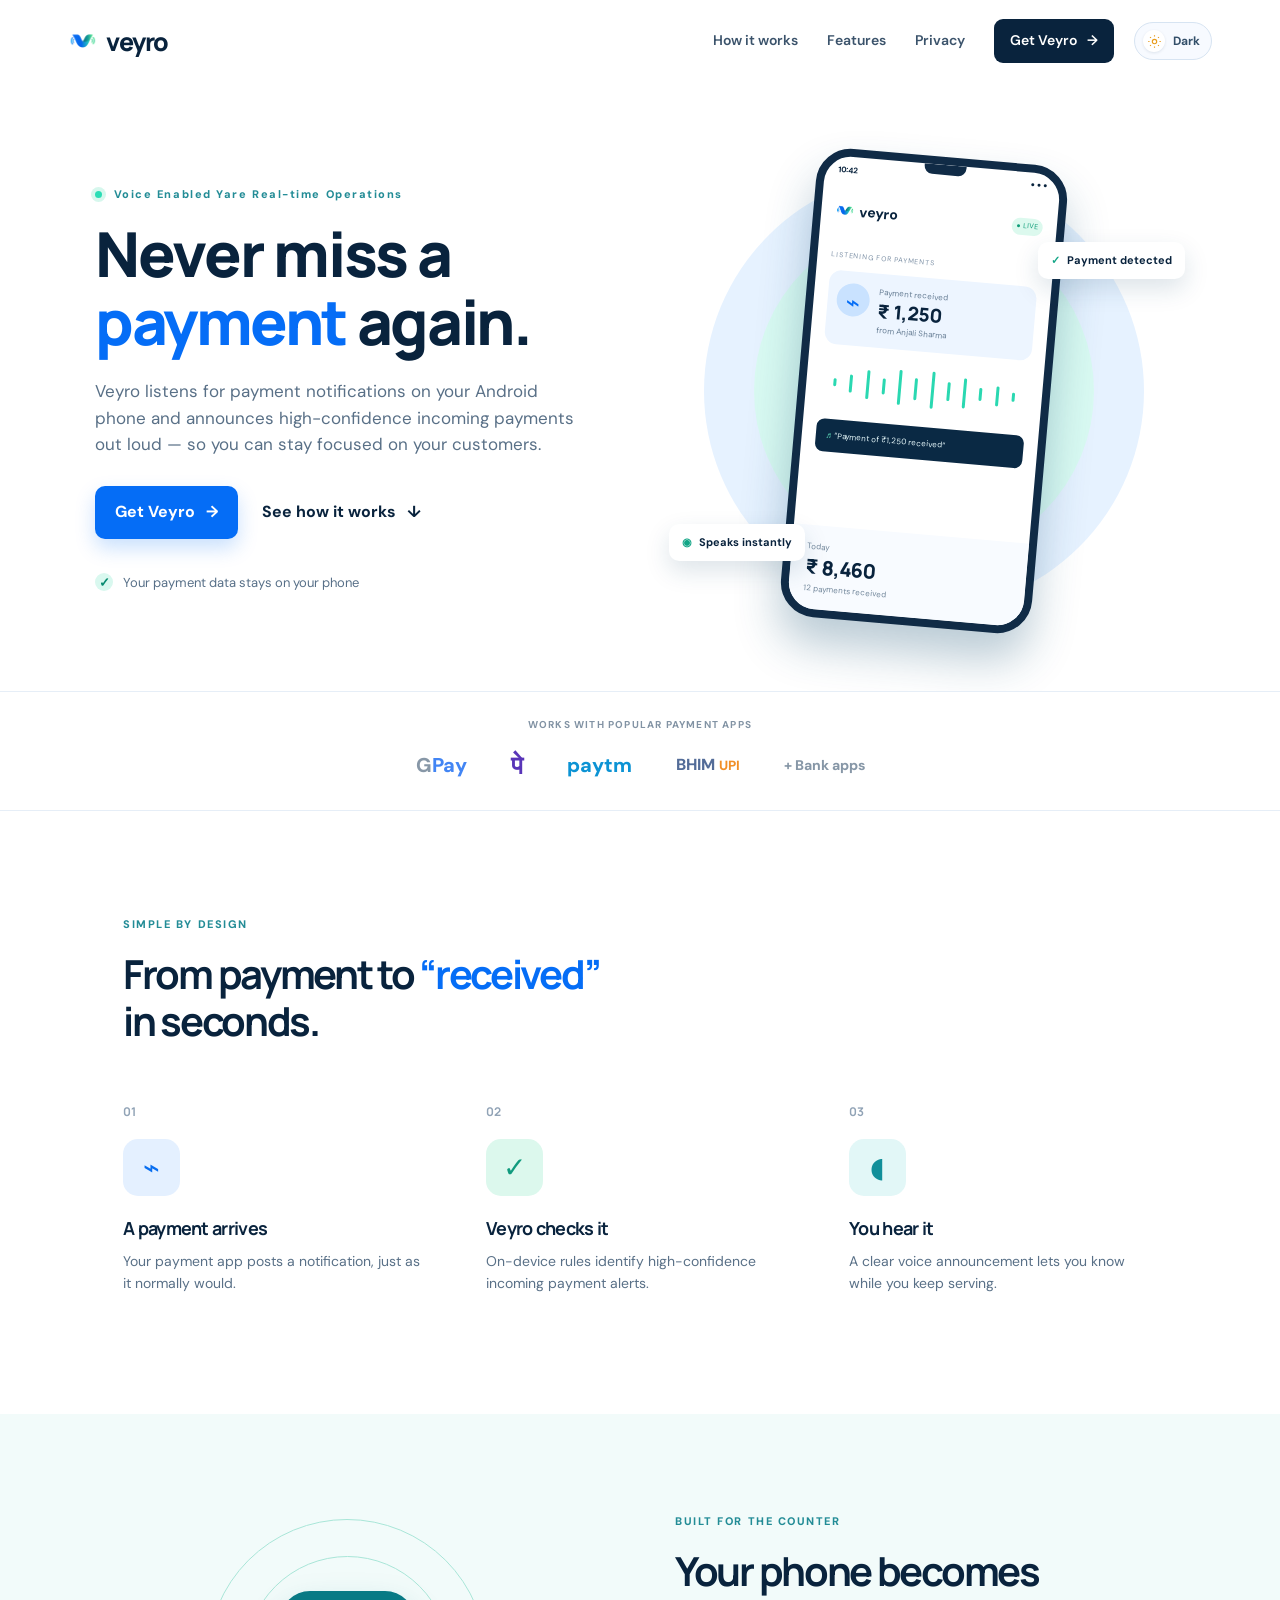
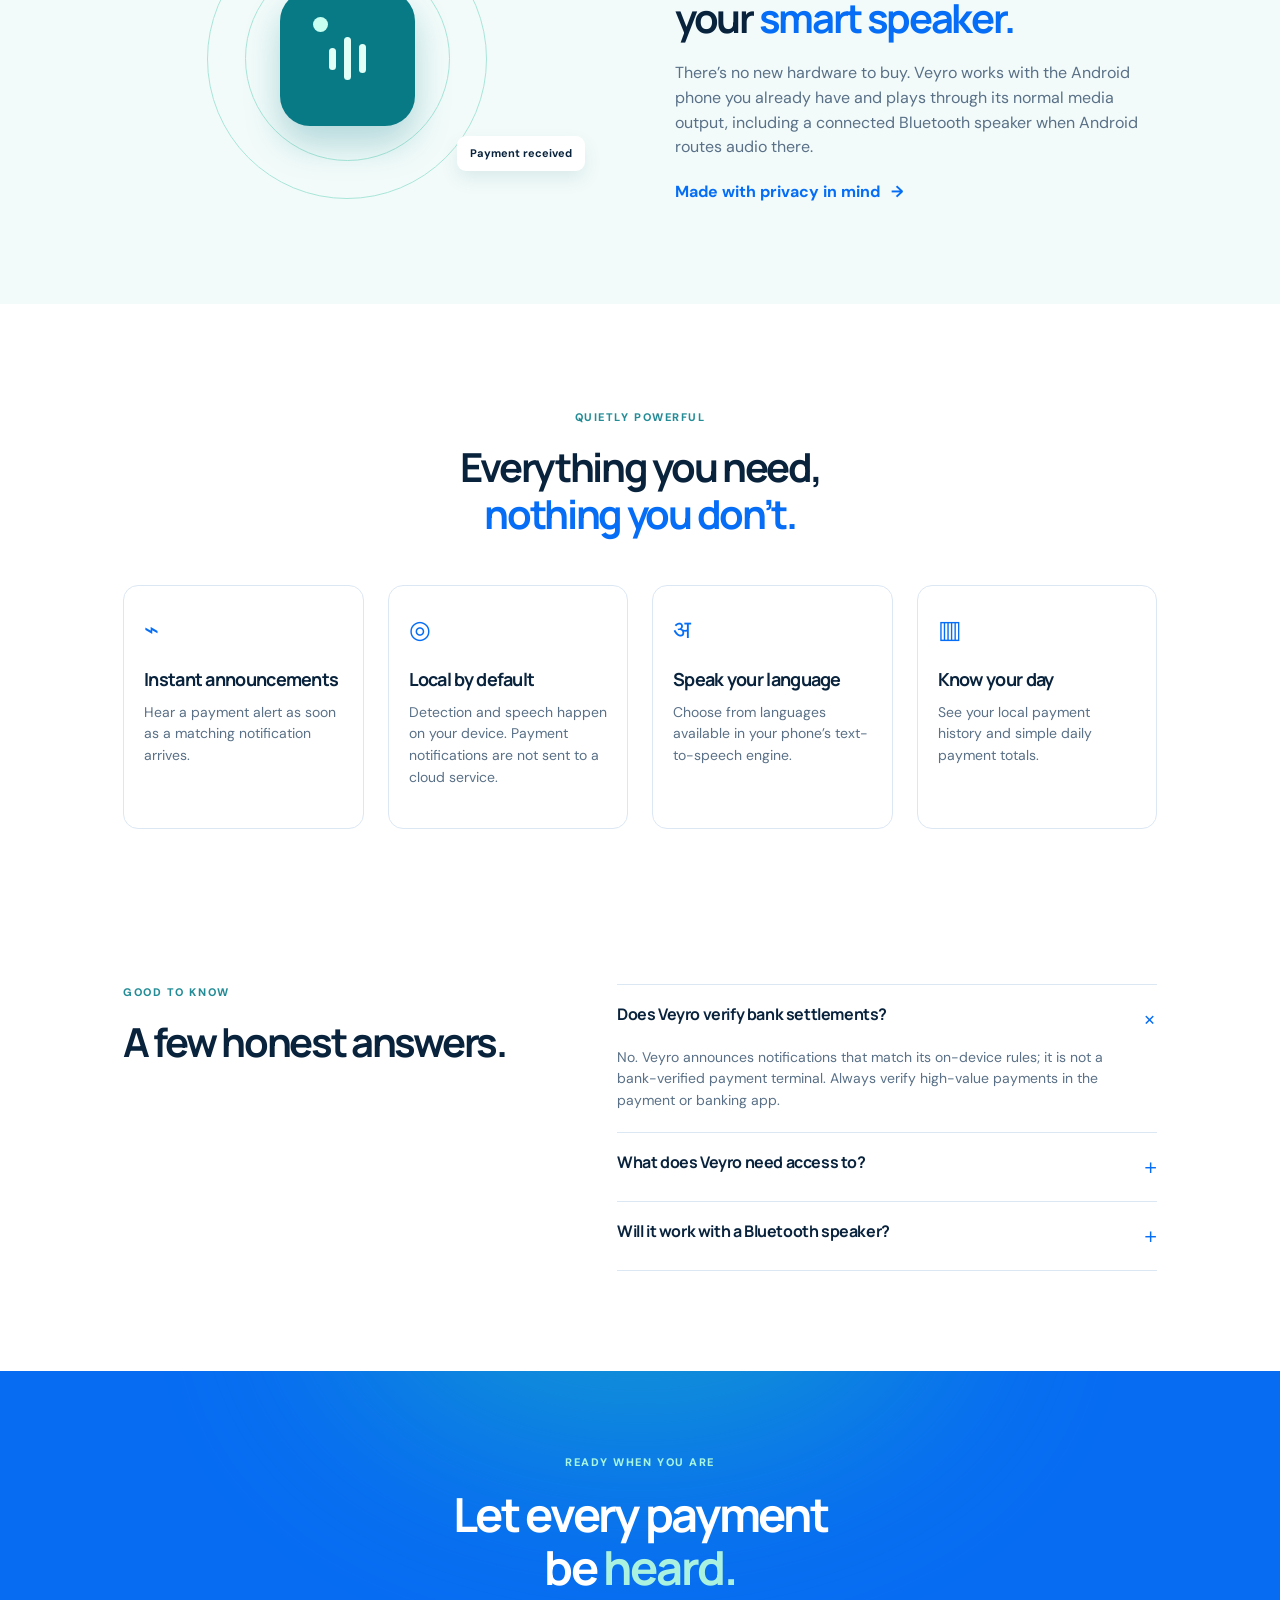
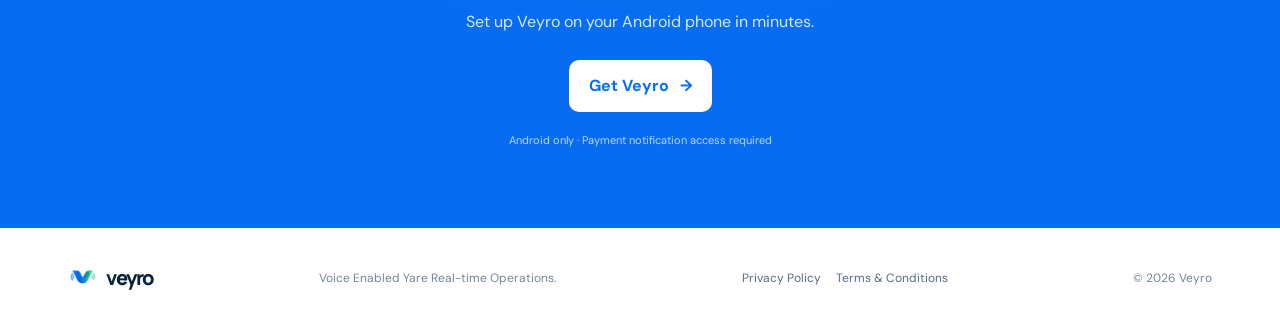
<file: index.html>
<!doctype html>
<html lang="en">
  <head>
    <meta charset="UTF-8" />
    <meta name="viewport" content="width=device-width, initial-scale=1.0" />
    <meta name="theme-color" content="#f7faff" />
    <meta name="description" content="Veyro — Voice Enabled Yare Real-time Operations — turns payment notifications on your Android phone into clear, local voice alerts for your business." />
    <title>Veyro — Voice Enabled Yare Real-time Operations</title>
    <link rel="icon" type="image/png" sizes="64x64" href="favicon.png" />
    <link rel="apple-touch-icon" href="logo.png" />
    <link rel="preconnect" href="https://fonts.googleapis.com" />
    <link rel="preconnect" href="https://fonts.gstatic.com" crossorigin />
    <link href="https://fonts.googleapis.com/css2?family=DM+Sans:wght@400;500;600;700&family=Manrope:wght@600;700;800&display=swap" rel="stylesheet" />
    <link rel="stylesheet" href="styles.css" />
    <link rel="stylesheet" href="theme.css" />
    <style>.brand-logo{width:29px;height:29px;object-fit:contain}.phone-logo{width:19px;height:19px;object-fit:contain}.footer-links{display:inline-flex;gap:15px}.footer-link{color:#526c85;font-size:12px;text-decoration:none}.footer-link:hover{color:#056df6}html[data-theme=dark] .footer-link{color:#a9bfd4}</style>
  </head>
  <body>
    <header class="site-header">
      <a class="brand" href="#top" aria-label="Veyro home">
        <img class="brand-logo" src="logo.png" alt="" />
        <span>veyro</span>
      </a>
      <button class="theme-toggle" type="button" aria-label="Switch to dark theme" aria-pressed="false">
        <span class="theme-icon" aria-hidden="true"><svg class="sun-icon" viewBox="0 0 24 24" fill="none" stroke="currentColor" stroke-width="1.8"><circle cx="12" cy="12" r="3.5"/><path d="M12 2v2M12 20v2M4.93 4.93l1.41 1.41M17.66 17.66l1.41 1.41M2 12h2M20 12h2M4.93 19.07l1.41-1.41M17.66 6.34l1.41-1.41"/></svg><svg class="moon-icon" viewBox="0 0 24 24" fill="none" stroke="currentColor" stroke-width="1.8"><path d="M20.2 15.1A8.5 8.5 0 0 1 8.9 3.8 8.5 8.5 0 1 0 20.2 15.1Z"/></svg></span>
        <span class="theme-label">Dark</span>
      </button>
      <button class="menu-button" aria-label="Open navigation" aria-expanded="false">☰</button>
      <nav class="nav-links" aria-label="Main navigation">
        <a href="#how-it-works">How it works</a>
        <a href="#features">Features</a>
        <a href="privacy.html">Privacy</a>
        <a class="nav-cta" href="#get-started">Get Veyro <span>→</span></a>
      </nav>
    </header>

    <main id="top">
      <section class="hero">
        <div class="hero-copy">
          <p class="eyebrow"><span class="pulse"></span> Voice Enabled Yare Real-time Operations</p>
          <h1>Never miss a<br /><em>payment</em> again.</h1>
          <p class="hero-text">Veyro listens for payment notifications on your Android phone and announces high-confidence incoming payments out loud — so you can stay focused on your customers.</p>
          <div class="hero-actions">
            <a class="button primary" href="#get-started">Get Veyro <span>→</span></a>
            <a class="button text-button" href="#how-it-works">See how it works <span>↓</span></a>
          </div>
          <div class="trust-line"><span class="check">✓</span> Your payment data stays on your phone</div>
        </div>
        <div class="hero-visual" aria-label="Veyro payment announcement preview">
          <div class="halo halo-one"></div><div class="halo halo-two"></div>
          <div class="phone">
            <div class="phone-top"><span class="time">10:42</span><span class="camera"></span><span class="signal">● ● ●</span></div>
            <div class="phone-body">
              <div class="app-title"><img class="phone-logo" src="logo.png" alt="" /><b>veyro</b><span class="live">● LIVE</span></div>
              <p class="list-label">LISTENING FOR PAYMENTS</p>
              <div class="sound-card"><div class="sound-ring">⌁</div><div><small>Payment received</small><strong>₹ 1,250</strong><span>from Anjali Sharma</span></div></div>
              <div class="wave" aria-hidden="true"><i></i><i></i><i></i><i></i><i></i><i></i><i></i><i></i><i></i><i></i><i></i><i></i></div>
              <div class="spoken"><span>♬</span> “Payment of ₹1,250 received”</div>
              <div class="today"><span>Today</span><b>₹ 8,460</b><small>12 payments received</small></div>
            </div>
          </div>
          <div class="float-chip chip-one"><span>✓</span> Payment detected</div>
          <div class="float-chip chip-two"><span>◉</span> Speaks instantly</div>
        </div>
      </section>

      <section class="logo-strip" aria-label="Supported payment sources">
        <p>Works with popular payment apps</p>
        <div><span>G<span class="google">Pay</span></span><span class="phonepe">पे</span><span class="paytm">paytm</span><span class="bhim">BHIM <small>UPI</small></span><span class="banks">+ Bank apps</span></div>
      </section>

      <section class="section how" id="how-it-works">
        <div class="section-heading"><p class="eyebrow">SIMPLE BY DESIGN</p><h2>From payment to <span>“received”</span><br />in seconds.</h2></div>
        <div class="steps">
          <article><span class="step-number">01</span><div class="step-icon notification">⌁</div><h3>A payment arrives</h3><p>Your payment app posts a notification, just as it normally would.</p></article>
          <article><span class="step-number">02</span><div class="step-icon shield">✓</div><h3>Veyro checks it</h3><p>On-device rules identify high-confidence incoming payment alerts.</p></article>
          <article><span class="step-number">03</span><div class="step-icon speaker">◖</div><h3>You hear it</h3><p>A clear voice announcement lets you know while you keep serving.</p></article>
        </div>
      </section>

      <section class="feature-band" id="features">
        <div class="feature-illustration"><div class="orbit o1"></div><div class="orbit o2"></div><div class="speaker-box"><div class="speaker-dot"></div><div class="speaker-wave"><i></i><i></i><i></i></div></div><div class="sound-label">Payment received</div></div>
        <div class="feature-copy"><p class="eyebrow">BUILT FOR THE COUNTER</p><h2>Your phone becomes<br />your <span>smart speaker.</span></h2><p>There’s no new hardware to buy. Veyro works with the Android phone you already have and plays through its normal media output, including a connected Bluetooth speaker when Android routes audio there.</p><a href="privacy.html" class="inline-link">Made with privacy in mind <span>→</span></a></div>
      </section>

      <section class="section benefits" id="privacy">
        <div class="section-heading centered"><p class="eyebrow">QUIETLY POWERFUL</p><h2>Everything you need,<br /><span>nothing you don’t.</span></h2></div>
        <div class="benefit-grid">
          <article><div class="benefit-icon">⌁</div><h3>Instant announcements</h3><p>Hear a payment alert as soon as a matching notification arrives.</p></article>
          <article><div class="benefit-icon">◎</div><h3>Local by default</h3><p>Detection and speech happen on your device. Payment notifications are not sent to a cloud service.</p></article>
          <article><div class="benefit-icon">अ</div><h3>Speak your language</h3><p>Choose from languages available in your phone’s text-to-speech engine.</p></article>
          <article><div class="benefit-icon">▥</div><h3>Know your day</h3><p>See your local payment history and simple daily payment totals.</p></article>
        </div>
      </section>

      <section class="faq section">
        <div><p class="eyebrow">GOOD TO KNOW</p><h2>A few honest answers.</h2></div>
        <div class="faq-list">
          <details open><summary>Does Veyro verify bank settlements?<span>+</span></summary><p>No. Veyro announces notifications that match its on-device rules; it is not a bank-verified payment terminal. Always verify high-value payments in the payment or banking app.</p></details>
          <details><summary>What does Veyro need access to?<span>+</span></summary><p>It needs Android Notification Access to read payment notifications you choose to share. You can turn this access off at any time in Android settings.</p></details>
          <details><summary>Will it work with a Bluetooth speaker?<span>+</span></summary><p>Veyro uses normal Android media playback. If Android routes media to your connected Bluetooth speaker, announcements play there too.</p></details>
        </div>
      </section>

      <section class="cta" id="get-started">
        <div class="cta-glow"></div><p class="eyebrow">READY WHEN YOU ARE</p><h2>Let every payment<br />be <em>heard.</em></h2><p>Set up Veyro on your Android phone in minutes.</p><a class="button light" href="mailto:hello@veyro.app?subject=I%20want%20Veyro">Get Veyro <span>→</span></a><small>Android only · Payment notification access required</small>
      </section>
    </main>

    <footer><a class="brand" href="#top"><img class="brand-logo" src="logo.png" alt="" /><span>veyro</span></a><p>Voice Enabled Yare Real-time Operations.</p><span class="footer-links"><a class="footer-link" href="privacy.html">Privacy Policy</a><a class="footer-link" href="terms.html">Terms &amp; Conditions</a></span><span>© <span id="year"></span> Veyro</span></footer>
    <script src="script.js"></script>
  </body>
</html>
</file>
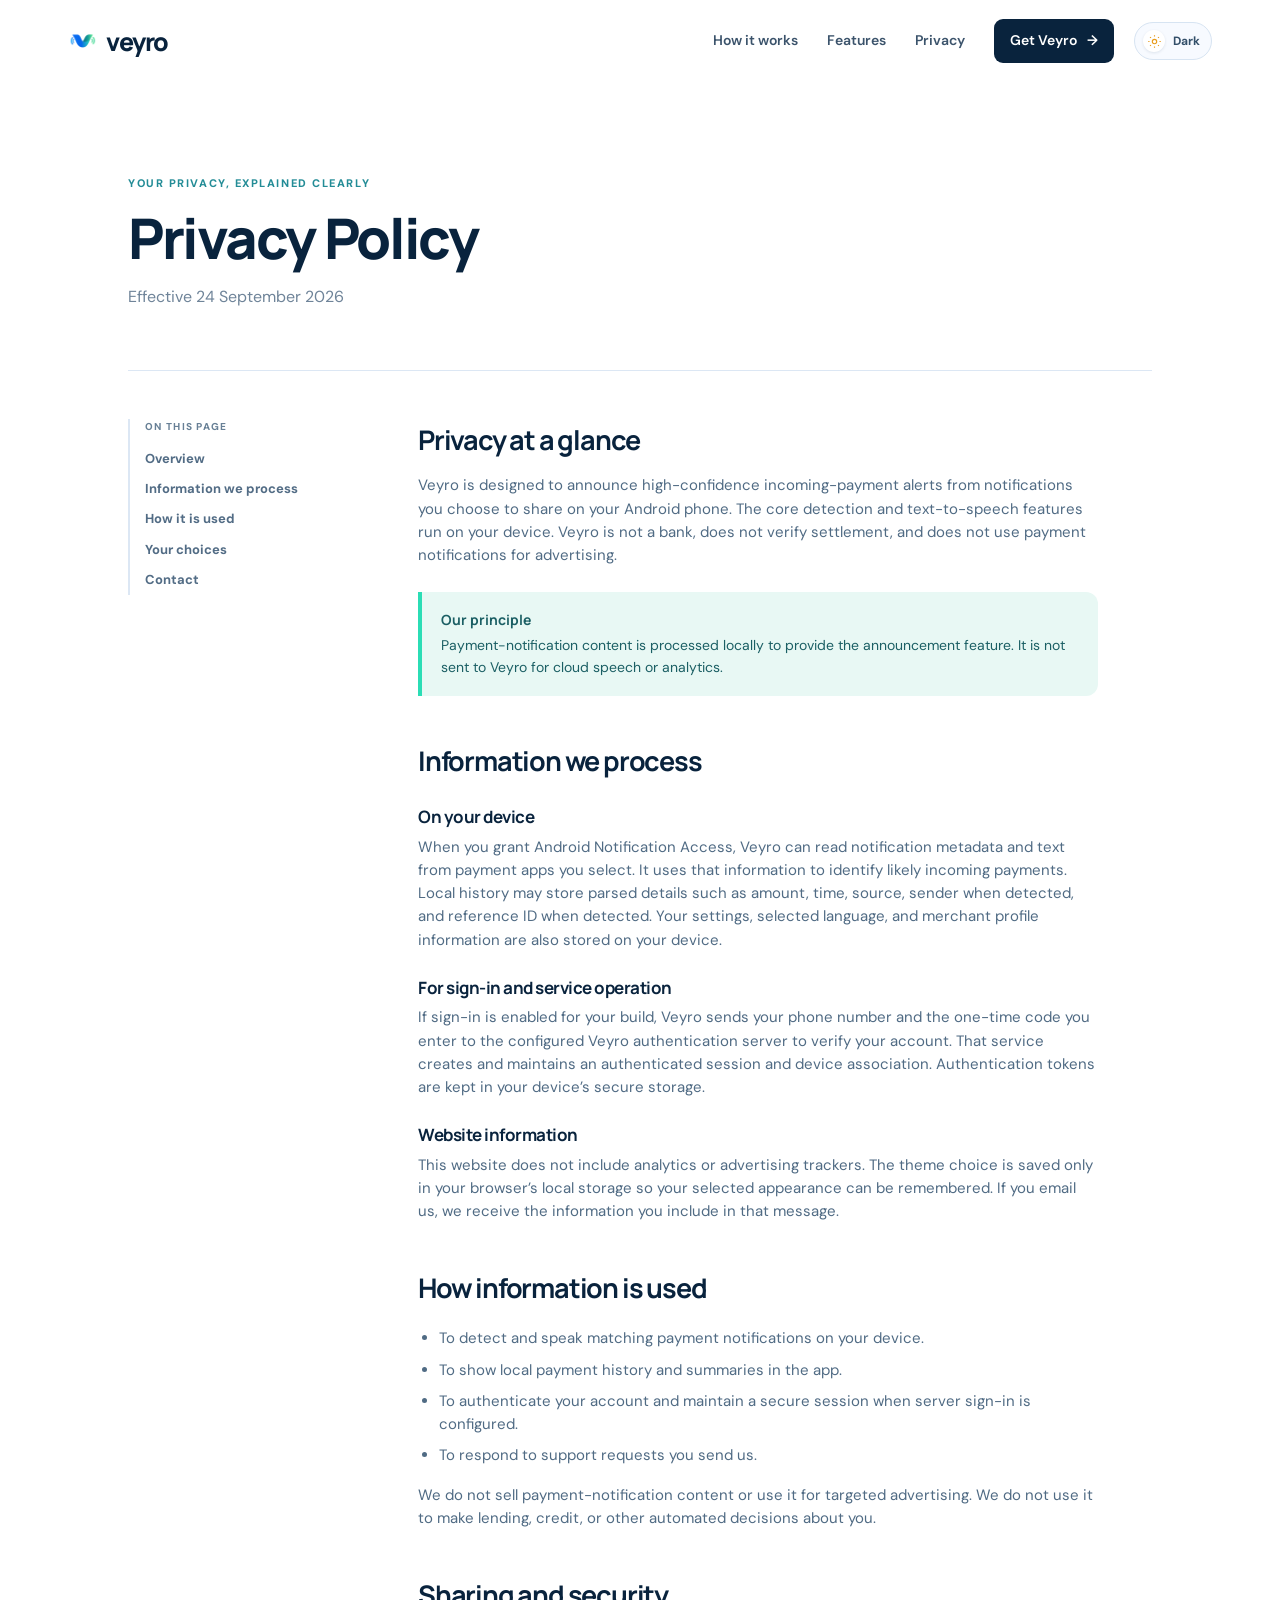
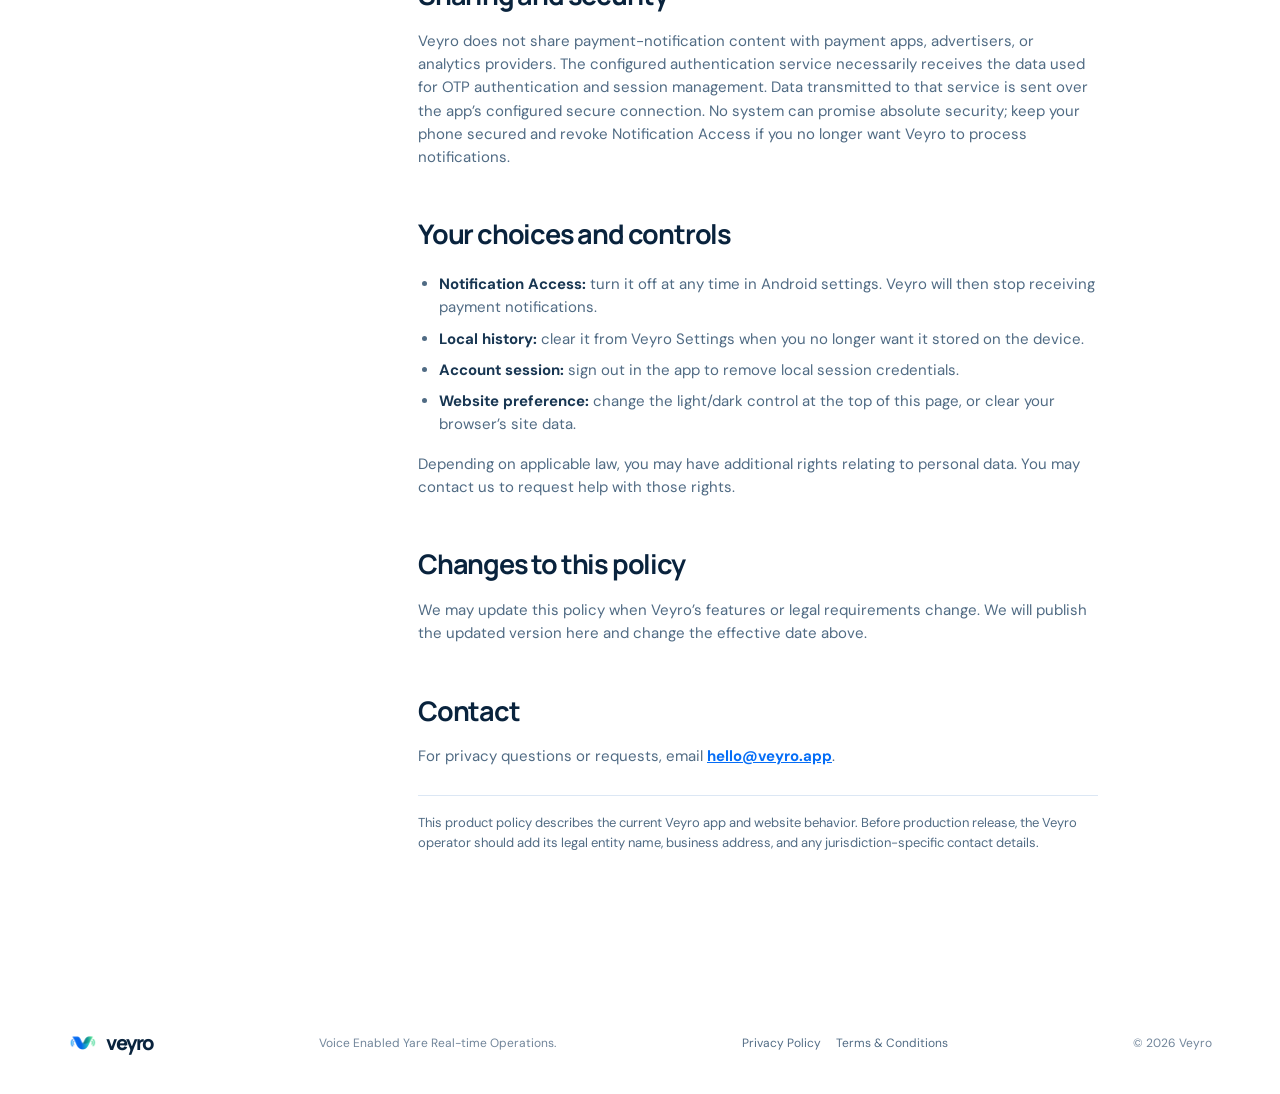
<file: privacy.html>
<!doctype html>
<html lang="en">
  <head>
    <meta charset="UTF-8" />
    <meta name="viewport" content="width=device-width, initial-scale=1.0" />
    <meta name="theme-color" content="#f7faff" />
    <meta name="description" content="Veyro privacy policy." />
    <title>Privacy Policy — Veyro</title>
    <link rel="icon" type="image/png" sizes="64x64" href="favicon.png" />
    <link rel="apple-touch-icon" href="logo.png" />
    <link rel="preconnect" href="https://fonts.googleapis.com" />
    <link rel="preconnect" href="https://fonts.gstatic.com" crossorigin />
    <link href="https://fonts.googleapis.com/css2?family=DM+Sans:wght@400;500;600;700&family=Manrope:wght@600;700;800&display=swap" rel="stylesheet" />
    <link rel="stylesheet" href="styles.css" />
    <link rel="stylesheet" href="theme.css" />
    <link rel="stylesheet" href="privacy.css" />
    <style>.brand-logo{width:29px;height:29px;object-fit:contain}.footer-links{display:inline-flex;gap:15px}</style>
  </head>
  <body>
    <header class="site-header">
      <a class="brand" href="index.html" aria-label="Veyro home"><img class="brand-logo" src="logo.png" alt="" /><span>veyro</span></a>
      <button class="theme-toggle" type="button" aria-label="Switch to dark theme" aria-pressed="false"><span class="theme-icon" aria-hidden="true"><svg class="sun-icon" viewBox="0 0 24 24" fill="none" stroke="currentColor" stroke-width="1.8"><circle cx="12" cy="12" r="3.5"/><path d="M12 2v2M12 20v2M4.93 4.93l1.41 1.41M17.66 17.66l1.41 1.41M2 12h2M20 12h2M4.93 19.07l1.41-1.41M17.66 6.34l1.41-1.41"/></svg><svg class="moon-icon" viewBox="0 0 24 24" fill="none" stroke="currentColor" stroke-width="1.8"><path d="M20.2 15.1A8.5 8.5 0 0 1 8.9 3.8 8.5 8.5 0 1 0 20.2 15.1Z"/></svg></span><span class="theme-label">Dark</span></button>
      <button class="menu-button" aria-label="Open navigation" aria-expanded="false">☰</button>
      <nav class="nav-links" aria-label="Main navigation"><a href="index.html#how-it-works">How it works</a><a href="index.html#features">Features</a><a aria-current="page" href="privacy.html">Privacy</a><a class="nav-cta" href="index.html#get-started">Get Veyro <span>→</span></a></nav>
    </header>
    <main class="policy">
      <div class="policy-hero"><p class="eyebrow">YOUR PRIVACY, EXPLAINED CLEARLY</p><h1>Privacy Policy</h1><p>Effective 24 September 2026</p></div>
      <article class="policy-content">
        <aside><p>ON THIS PAGE</p><a href="#overview">Overview</a><a href="#information">Information we process</a><a href="#use">How it is used</a><a href="#choices">Your choices</a><a href="#contact">Contact</a></aside>
        <div>
          <section id="overview"><h2>Privacy at a glance</h2><p>Veyro is designed to announce high-confidence incoming-payment alerts from notifications you choose to share on your Android phone. The core detection and text-to-speech features run on your device. Veyro is not a bank, does not verify settlement, and does not use payment notifications for advertising.</p><div class="policy-callout"><strong>Our principle</strong><span>Payment-notification content is processed locally to provide the announcement feature. It is not sent to Veyro for cloud speech or analytics.</span></div></section>
          <section id="information"><h2>Information we process</h2><h3>On your device</h3><p>When you grant Android Notification Access, Veyro can read notification metadata and text from payment apps you select. It uses that information to identify likely incoming payments. Local history may store parsed details such as amount, time, source, sender when detected, and reference ID when detected. Your settings, selected language, and merchant profile information are also stored on your device.</p><h3>For sign-in and service operation</h3><p>If sign-in is enabled for your build, Veyro sends your phone number and the one-time code you enter to the configured Veyro authentication server to verify your account. That service creates and maintains an authenticated session and device association. Authentication tokens are kept in your device’s secure storage.</p><h3>Website information</h3><p>This website does not include analytics or advertising trackers. The theme choice is saved only in your browser’s local storage so your selected appearance can be remembered. If you email us, we receive the information you include in that message.</p></section>
          <section id="use"><h2>How information is used</h2><ul><li>To detect and speak matching payment notifications on your device.</li><li>To show local payment history and summaries in the app.</li><li>To authenticate your account and maintain a secure session when server sign-in is configured.</li><li>To respond to support requests you send us.</li></ul><p>We do not sell payment-notification content or use it for targeted advertising. We do not use it to make lending, credit, or other automated decisions about you.</p></section>
          <section><h2>Sharing and security</h2><p>Veyro does not share payment-notification content with payment apps, advertisers, or analytics providers. The configured authentication service necessarily receives the data used for OTP authentication and session management. Data transmitted to that service is sent over the app’s configured secure connection. No system can promise absolute security; keep your phone secured and revoke Notification Access if you no longer want Veyro to process notifications.</p></section>
          <section id="choices"><h2>Your choices and controls</h2><ul><li><strong>Notification Access:</strong> turn it off at any time in Android settings. Veyro will then stop receiving payment notifications.</li><li><strong>Local history:</strong> clear it from Veyro Settings when you no longer want it stored on the device.</li><li><strong>Account session:</strong> sign out in the app to remove local session credentials.</li><li><strong>Website preference:</strong> change the light/dark control at the top of this page, or clear your browser’s site data.</li></ul><p>Depending on applicable law, you may have additional rights relating to personal data. You may contact us to request help with those rights.</p></section>
          <section><h2>Changes to this policy</h2><p>We may update this policy when Veyro’s features or legal requirements change. We will publish the updated version here and change the effective date above.</p></section>
          <section id="contact"><h2>Contact</h2><p>For privacy questions or requests, email <a href="mailto:hello@veyro.app?subject=Privacy%20request">hello@veyro.app</a>.</p><p class="legal-note">This product policy describes the current Veyro app and website behavior. Before production release, the Veyro operator should add its legal entity name, business address, and any jurisdiction-specific contact details.</p></section>
        </div>
      </article>
    </main>
    <footer><a class="brand" href="index.html"><img class="brand-logo" src="logo.png" alt="" /><span>veyro</span></a><p>Voice Enabled Yare Real-time Operations.</p><span class="footer-links"><a class="footer-link" href="privacy.html">Privacy Policy</a><a class="footer-link" href="terms.html">Terms &amp; Conditions</a></span><span>© <span id="year"></span> Veyro</span></footer>
    <script src="script.js"></script>
  </body>
</html>
</file>
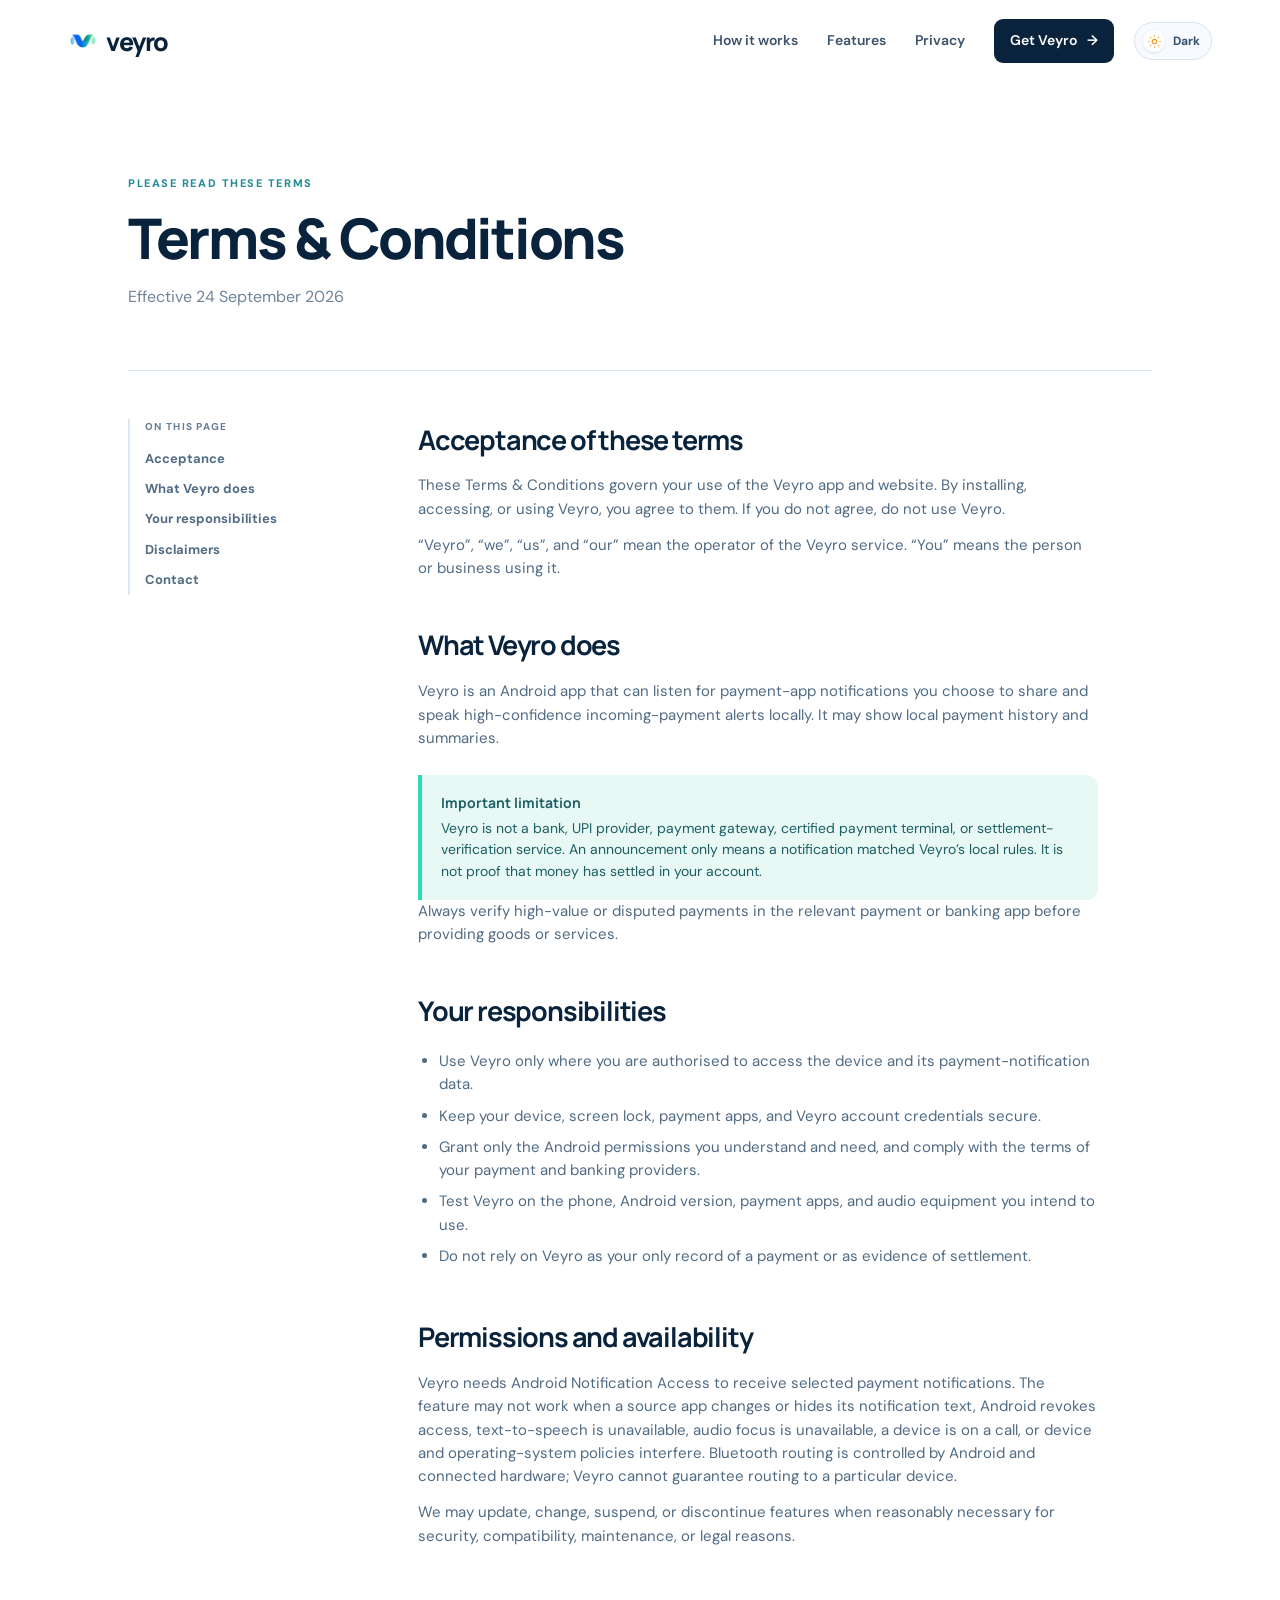
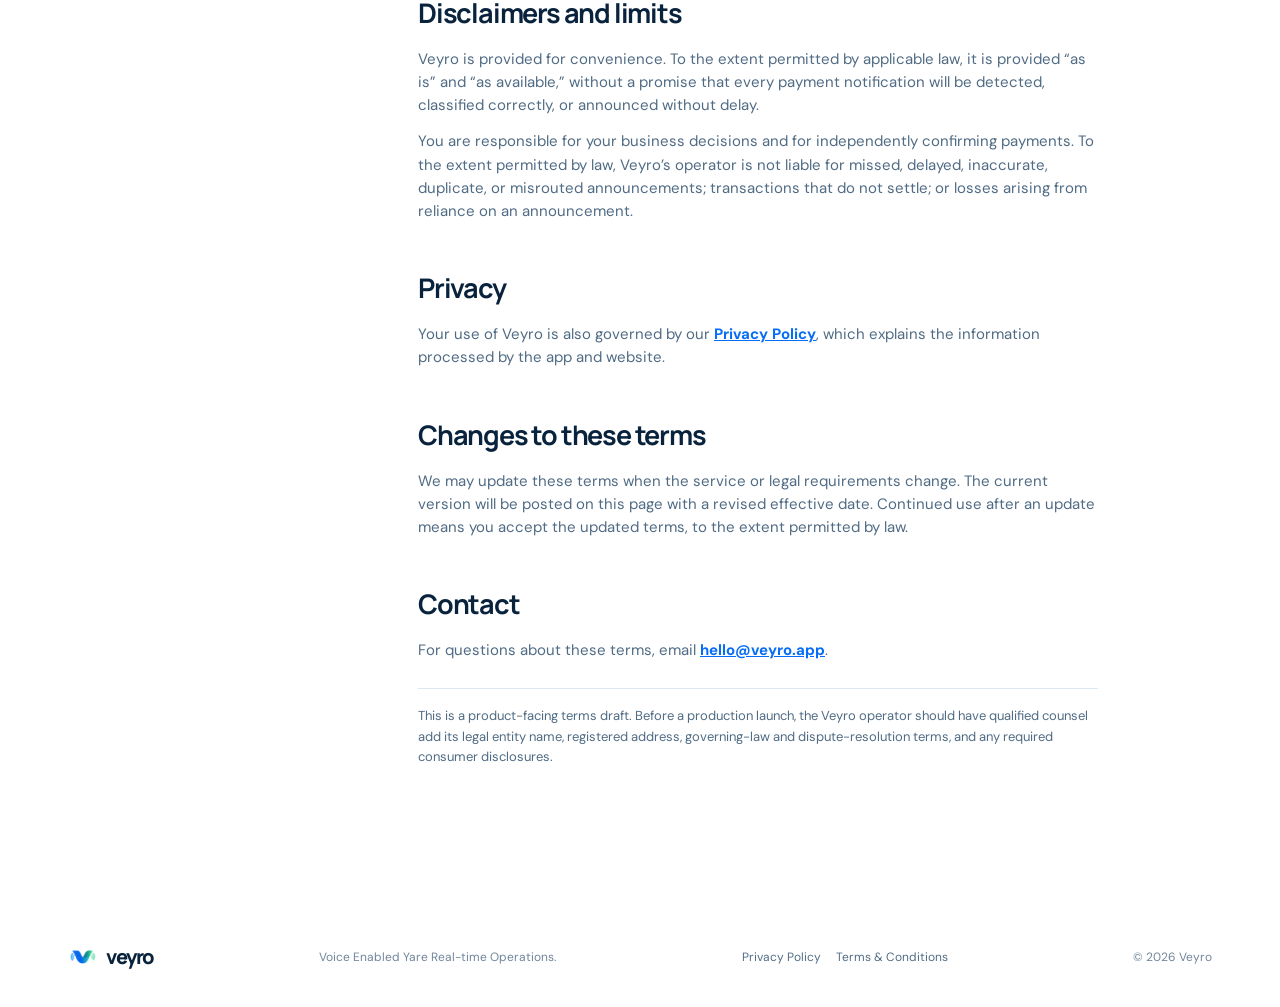
<file: terms.html>
<!doctype html>
<html lang="en"><head><meta charset="UTF-8" /><meta name="viewport" content="width=device-width, initial-scale=1.0" /><meta name="theme-color" content="#f7faff" /><meta name="description" content="Veyro terms and conditions." /><title>Terms &amp; Conditions — Veyro</title><link rel="icon" type="image/png" sizes="64x64" href="favicon.png" /><link rel="apple-touch-icon" href="logo.png" /><link rel="preconnect" href="https://fonts.googleapis.com" /><link rel="preconnect" href="https://fonts.gstatic.com" crossorigin /><link href="https://fonts.googleapis.com/css2?family=DM+Sans:wght@400;500;600;700&family=Manrope:wght@600;700;800&display=swap" rel="stylesheet" /><link rel="stylesheet" href="styles.css" /><link rel="stylesheet" href="theme.css" /><link rel="stylesheet" href="privacy.css" /><style>.brand-logo{width:29px;height:29px;object-fit:contain}.footer-links{display:inline-flex;gap:15px}</style></head>
<body><header class="site-header"><a class="brand" href="index.html" aria-label="Veyro home"><img class="brand-logo" src="logo.png" alt="" /><span>veyro</span></a><button class="theme-toggle" type="button" aria-label="Switch to dark theme" aria-pressed="false"><span class="theme-icon" aria-hidden="true"><svg class="sun-icon" viewBox="0 0 24 24" fill="none" stroke="currentColor" stroke-width="1.8"><circle cx="12" cy="12" r="3.5"/><path d="M12 2v2M12 20v2M4.93 4.93l1.41 1.41M17.66 17.66l1.41 1.41M2 12h2M20 12h2M4.93 19.07l1.41-1.41M17.66 6.34l1.41-1.41"/></svg><svg class="moon-icon" viewBox="0 0 24 24" fill="none" stroke="currentColor" stroke-width="1.8"><path d="M20.2 15.1A8.5 8.5 0 0 1 8.9 3.8 8.5 8.5 0 1 0 20.2 15.1Z"/></svg></span><span class="theme-label">Dark</span></button><button class="menu-button" aria-label="Open navigation" aria-expanded="false">☰</button><nav class="nav-links" aria-label="Main navigation"><a href="index.html#how-it-works">How it works</a><a href="index.html#features">Features</a><a href="privacy.html">Privacy</a><a class="nav-cta" href="index.html#get-started">Get Veyro <span>→</span></a></nav></header>
<main class="policy"><div class="policy-hero"><p class="eyebrow">PLEASE READ THESE TERMS</p><h1>Terms &amp; Conditions</h1><p>Effective 24 September 2026</p></div><article class="policy-content"><aside><p>ON THIS PAGE</p><a href="#acceptance">Acceptance</a><a href="#service">What Veyro does</a><a href="#responsibilities">Your responsibilities</a><a href="#disclaimers">Disclaimers</a><a href="#contact">Contact</a></aside><div>
<section id="acceptance"><h2>Acceptance of these terms</h2><p>These Terms &amp; Conditions govern your use of the Veyro app and website. By installing, accessing, or using Veyro, you agree to them. If you do not agree, do not use Veyro.</p><p>“Veyro”, “we”, “us”, and “our” mean the operator of the Veyro service. “You” means the person or business using it.</p></section>
<section id="service"><h2>What Veyro does</h2><p>Veyro is an Android app that can listen for payment-app notifications you choose to share and speak high-confidence incoming-payment alerts locally. It may show local payment history and summaries.</p><div class="policy-callout"><strong>Important limitation</strong><span>Veyro is not a bank, UPI provider, payment gateway, certified payment terminal, or settlement-verification service. An announcement only means a notification matched Veyro’s local rules. It is not proof that money has settled in your account.</span></div><p>Always verify high-value or disputed payments in the relevant payment or banking app before providing goods or services.</p></section>
<section id="responsibilities"><h2>Your responsibilities</h2><ul><li>Use Veyro only where you are authorised to access the device and its payment-notification data.</li><li>Keep your device, screen lock, payment apps, and Veyro account credentials secure.</li><li>Grant only the Android permissions you understand and need, and comply with the terms of your payment and banking providers.</li><li>Test Veyro on the phone, Android version, payment apps, and audio equipment you intend to use.</li><li>Do not rely on Veyro as your only record of a payment or as evidence of settlement.</li></ul></section>
<section><h2>Permissions and availability</h2><p>Veyro needs Android Notification Access to receive selected payment notifications. The feature may not work when a source app changes or hides its notification text, Android revokes access, text-to-speech is unavailable, audio focus is unavailable, a device is on a call, or device and operating-system policies interfere. Bluetooth routing is controlled by Android and connected hardware; Veyro cannot guarantee routing to a particular device.</p><p>We may update, change, suspend, or discontinue features when reasonably necessary for security, compatibility, maintenance, or legal reasons.</p></section>
<section id="disclaimers"><h2>Disclaimers and limits</h2><p>Veyro is provided for convenience. To the extent permitted by applicable law, it is provided “as is” and “as available,” without a promise that every payment notification will be detected, classified correctly, or announced without delay.</p><p>You are responsible for your business decisions and for independently confirming payments. To the extent permitted by law, Veyro’s operator is not liable for missed, delayed, inaccurate, duplicate, or misrouted announcements; transactions that do not settle; or losses arising from reliance on an announcement.</p></section>
<section><h2>Privacy</h2><p>Your use of Veyro is also governed by our <a href="privacy.html">Privacy Policy</a>, which explains the information processed by the app and website.</p></section><section><h2>Changes to these terms</h2><p>We may update these terms when the service or legal requirements change. The current version will be posted on this page with a revised effective date. Continued use after an update means you accept the updated terms, to the extent permitted by law.</p></section>
<section id="contact"><h2>Contact</h2><p>For questions about these terms, email <a href="mailto:hello@veyro.app?subject=Terms%20question">hello@veyro.app</a>.</p><p class="legal-note">This is a product-facing terms draft. Before a production launch, the Veyro operator should have qualified counsel add its legal entity name, registered address, governing-law and dispute-resolution terms, and any required consumer disclosures.</p></section>
</div></article></main><footer><a class="brand" href="index.html"><img class="brand-logo" src="logo.png" alt="" /><span>veyro</span></a><p>Voice Enabled Yare Real-time Operations.</p><span class="footer-links"><a class="footer-link" href="privacy.html">Privacy Policy</a><a class="footer-link" href="terms.html">Terms &amp; Conditions</a></span><span>© <span id="year"></span> Veyro</span></footer><script src="script.js"></script></body></html>
</file>
<file: styles.css>
:root{--ink:#09233d;--blue:#056df6;--teal:#0f9a96;--aqua:#2bddb5;--pale:#f5f9ff;--line:#dce7f4;--muted:#597087}*{box-sizing:border-box}html{scroll-behavior:smooth}body{margin:0;color:var(--ink);background:#fff;font:16px/1.55 'DM Sans',Arial,sans-serif}.site-header{height:82px;max-width:1200px;margin:auto;display:flex;align-items:center;justify-content:space-between;padding:0 28px}.brand{display:inline-flex;align-items:center;gap:9px;color:var(--ink);font:800 25px/1 Manrope,sans-serif;text-decoration:none;letter-spacing:-1.4px}.brand-mark,.mini-mark{display:flex;align-items:end;gap:2px;width:24px;height:24px}.brand-mark i,.mini-mark i{display:block;width:6px;border-radius:8px;background:var(--blue)}.brand-mark i:first-child,.mini-mark i:first-child{height:10px;background:var(--aqua)}.brand-mark i:nth-child(2),.mini-mark i:nth-child(2){height:18px;background:#0979ed}.brand-mark i:last-child,.mini-mark i:last-child{height:24px;background:var(--teal)}.nav-links{display:flex;align-items:center;gap:29px}.nav-links a{color:#3b536b;text-decoration:none;font-size:14px;font-weight:600}.nav-links .nav-cta{background:var(--ink);color:white;border-radius:9px;padding:11px 16px}.nav-cta span,.button span,.inline-link span{margin-left:7px}.menu-button{display:none;border:0;background:none;font-size:25px;color:var(--ink)}.hero{min-height:600px;overflow:hidden;display:grid;grid-template-columns:1fr 1fr;gap:45px;max-width:1200px;margin:auto;padding:74px 55px 65px}.hero-copy{padding-top:30px;position:relative;z-index:2}.eyebrow{font-size:11px;letter-spacing:1.55px;font-weight:800;color:#238c96;margin:0 0 17px}.pulse{display:inline-block;background:var(--aqua);height:7px;width:7px;border-radius:50%;margin-right:7px;box-shadow:0 0 0 4px #d6f7ed}h1,h2,h3{font-family:Manrope,sans-serif;margin:0;letter-spacing:-2.3px}h1{font-size:62px;line-height:1.09;font-weight:800}h1 em,h2 span,h2 em,.cta em{font-style:normal;color:var(--blue)}.hero-text{font-size:17px;color:var(--muted);max-width:490px;margin:23px 0 29px}.hero-actions{display:flex;align-items:center;gap:20px}.button{display:inline-block;border-radius:10px;padding:14px 20px;text-decoration:none;font-weight:700}.primary{background:var(--blue);color:#fff;box-shadow:0 9px 20px #056df637}.text-button{color:var(--ink);padding-left:4px}.trust-line{font-size:13px;color:#587088;margin-top:34px}.check{display:inline-grid;place-items:center;margin-right:7px;width:18px;height:18px;border-radius:50%;background:#d9f8ef;color:#078a70;font-weight:800}.hero-visual{position:relative;min-height:460px;display:grid;place-items:center}.halo{position:absolute;border-radius:50%;filter:blur(.2px)}.halo-one{width:440px;height:440px;background:#e6f2ff}.halo-two{width:340px;height:340px;background:#d9faf2}.phone{width:252px;height:470px;border:8px solid #102b46;background:#fff;border-radius:35px;box-shadow:0 27px 45px #1c52754d;transform:rotate(5deg);overflow:hidden;position:relative;z-index:1}.phone-top{height:30px;padding:7px 13px;display:flex;justify-content:space-between;font-size:8px;font-weight:bold}.camera{width:42px;height:10px;background:#102b46;border-radius:0 0 8px 8px;margin-top:-7px}.signal{font-size:7px}.phone-body{padding:14px}.app-title{display:flex;align-items:center;gap:5px;font-size:14px}.mini-mark{width:17px;height:17px;gap:1px}.mini-mark i{width:4px}.mini-mark i:first-child{height:7px}.mini-mark i:nth-child(2){height:13px}.mini-mark i:last-child{height:17px}.live{margin-left:auto;font-size:7px;color:#0e9c78;background:#dcf9ee;border-radius:9px;padding:3px 5px}.list-label{font-size:7px;letter-spacing:.8px;color:#7f92a7;margin:28px 0 9px}.sound-card{display:flex;gap:9px;padding:12px 9px;background:#edf5ff;border-radius:12px}.sound-ring{width:33px;height:33px;border-radius:50%;background:#c9e2ff;color:var(--blue);display:grid;place-items:center;font-size:24px}.sound-card small,.sound-card span{display:block;color:#667d94;font-size:8px}.sound-card strong{display:block;font:800 19px Manrope}.wave{height:41px;display:flex;align-items:center;justify-content:space-between;padding:0 13px;margin:17px 0}.wave i{width:3px;border-radius:4px;background:#2ad8b1}.wave i:nth-child(1){height:8px}.wave i:nth-child(2){height:18px}.wave i:nth-child(3){height:29px}.wave i:nth-child(4){height:16px}.wave i:nth-child(5){height:35px}.wave i:nth-child(6){height:22px}.wave i:nth-child(7){height:37px}.wave i:nth-child(8){height:19px}.wave i:nth-child(9){height:30px}.wave i:nth-child(10){height:13px}.wave i:nth-child(11){height:20px}.wave i:nth-child(12){height:9px}.spoken{border-radius:8px;background:#0a2944;color:#e6f8fb;font-size:8px;padding:10px}.spoken span{color:#65ebc5}.today{position:absolute;bottom:0;left:0;right:0;padding:15px;background:#f8fbff}.today span,.today small{display:block;color:#71869a;font-size:8px}.today b{font:800 20px Manrope}.float-chip{position:absolute;z-index:2;padding:10px 13px;border-radius:10px;background:#fff;box-shadow:0 10px 25px #16436625;font-size:11px;font-weight:700}.float-chip span{color:#12a586;margin-right:4px}.chip-one{top:86px;right:0}.chip-two{bottom:65px;left:6px}.logo-strip{border-top:1px solid #e6eef7;border-bottom:1px solid #e6eef7;text-align:center;padding:25px}.logo-strip p{text-transform:uppercase;letter-spacing:1.2px;font-size:10px;font-weight:bold;color:#8293a4;margin:0 0 14px}.logo-strip div{display:flex;justify-content:center;align-items:center;gap:44px;color:#8797a7;font-weight:800;font-size:20px}.google{color:#4285f4}.phonepe{color:#5935b8;font-size:25px}.paytm{color:#0c93d4}.bhim{color:#536c98;font-size:16px}.bhim small{color:#f18f27}.banks{font-size:14px}.section{max-width:1090px;margin:auto;padding:105px 28px}.section-heading h2,.feature-copy h2,.faq h2{font-size:40px;line-height:1.18}.steps{display:grid;grid-template-columns:repeat(3,1fr);gap:55px;margin-top:54px}.steps article{position:relative}.step-number{font:700 12px Manrope;color:#91a3b6}.step-icon{height:57px;width:57px;display:grid;place-items:center;border-radius:15px;font-size:28px;margin:16px 0 19px}.notification{color:#086ef0;background:#e4f0ff}.shield{color:#119b7e;background:#dcf8ed}.speaker{color:#118f9a;background:#e2f7f7}.steps h3,.benefit-grid h3{font-size:18px;letter-spacing:-.7px}.steps p,.benefit-grid p{color:var(--muted);font-size:14px;margin-top:8px}.feature-band{background:#f2fbfa;display:grid;grid-template-columns:1fr 1fr;gap:70px;align-items:center;padding:90px max(7vw,28px)}.feature-illustration{height:310px;position:relative;display:grid;place-items:center}.orbit{position:absolute;border-radius:50%;border:1px solid #a9e6d8}.o1{width:280px;height:280px}.o2{width:205px;height:205px}.speaker-box{position:relative;z-index:1;background:#087a85;width:135px;height:135px;border-radius:30px;box-shadow:0 18px 35px #087a8545;display:grid;place-items:center}.speaker-dot{position:absolute;top:26px;left:33px;width:15px;height:15px;border-radius:50%;background:#c7fff1}.speaker-wave{height:43px;display:flex;gap:8px;align-items:center}.speaker-wave i{width:7px;border-radius:9px;background:#e0fff7}.speaker-wave i:first-child{height:22px}.speaker-wave i:nth-child(2){height:43px}.speaker-wave i:last-child{height:29px}.sound-label{position:absolute;z-index:2;right:20px;bottom:43px;border-radius:9px;background:#fff;padding:9px 13px;box-shadow:0 8px 18px #0a5b5b18;font-size:11px;font-weight:700}.feature-copy p:not(.eyebrow){color:var(--muted);max-width:485px;margin:20px 0}.inline-link{font-weight:700;color:var(--blue);text-decoration:none}.centered{text-align:center}.benefit-grid{display:grid;grid-template-columns:repeat(4,1fr);gap:24px;margin-top:48px}.benefit-grid article{border:1px solid var(--line);border-radius:15px;padding:25px 20px}.benefit-icon{color:var(--blue);font-size:25px;margin-bottom:16px}.faq{display:grid;grid-template-columns:.85fr 1.15fr;gap:95px;padding-top:50px;padding-bottom:100px}.faq-list details{border-top:1px solid var(--line);padding:18px 0}.faq-list details:last-child{border-bottom:1px solid var(--line)}summary{cursor:pointer;list-style:none;font:700 16px Manrope;letter-spacing:-.4px;display:flex;justify-content:space-between}summary::-webkit-details-marker{display:none}summary span{font-size:23px;color:var(--blue);font-weight:400}.faq-list details[open] summary span{transform:rotate(45deg)}.faq-list p{color:var(--muted);font-size:14px;margin:12px 30px 2px 0}.cta{position:relative;overflow:hidden;text-align:center;color:#fff;background:#076cf2;padding:83px 28px 78px}.cta .eyebrow{color:#a9f6df;position:relative}.cta h2{position:relative;font-size:47px;line-height:1.13}.cta em{color:#aaf2df}.cta p:not(.eyebrow),.cta .button,.cta small{position:relative}.cta p:not(.eyebrow){opacity:.85;margin:16px 0 25px}.light{background:#fff;color:var(--blue)}.cta small{display:block;margin-top:20px;font-size:11px;opacity:.73}.cta-glow{position:absolute;width:600px;height:330px;border-radius:50%;background:#22cda9;filter:blur(100px);opacity:.42;top:-250px;left:calc(50% - 300px)}footer{max-width:1200px;margin:auto;padding:29px 28px;display:flex;align-items:center;justify-content:space-between;color:#71859a;font-size:12px}footer .brand{font-size:20px}footer .brand-mark{transform:scale(.75);transform-origin:left}.brand+ p{margin-left:-20px}
@media(max-width:760px){.site-header{height:67px;padding:0 20px}.nav-links{position:absolute;display:none;top:67px;left:0;right:0;z-index:4;background:#fff;flex-direction:column;padding:22px;box-shadow:0 10px 20px #10243e12;gap:19px}.nav-links.is-open{display:flex}.menu-button{display:block}.hero{display:block;padding:48px 25px 42px;min-height:0}.hero-copy{padding:0}h1{font-size:45px}.hero-text{font-size:16px}.hero-visual{min-height:410px;margin-top:22px;transform:scale(.88)}.logo-strip{padding:23px 10px}.logo-strip div{gap:18px;font-size:16px}.banks{display:none}.section{padding:75px 25px}.section-heading h2,.feature-copy h2,.faq h2{font-size:31px}.steps,.benefit-grid{grid-template-columns:1fr;gap:20px;margin-top:35px}.steps article{padding-left:75px}.steps .step-number{position:absolute;left:0}.steps .step-icon{position:absolute;left:0;top:15px;width:50px;height:50px}.feature-band{display:flex;flex-direction:column;padding:65px 25px;gap:25px}.feature-illustration{width:100%;height:260px}.benefit-grid article{padding:21px}.faq{display:block;padding-top:55px}.faq-list{margin-top:35px}.cta{padding:68px 24px}.cta h2{font-size:38px}footer{display:grid;gap:14px;padding:25px 20px}.brand+p{margin:0}}
</file>
<file: theme.css>
html{color-scheme:light}body,.site-header,.nav-links,.logo-strip,.feature-band,.benefit-grid article,.faq-list details,.phone,.today,.sound-card,.float-chip,.sound-label,.button,.theme-toggle{transition:background-color .28s ease,color .28s ease,border-color .28s ease,box-shadow .28s ease}.theme-toggle{order:2;display:inline-flex;align-items:center;gap:8px;border:1px solid #d7e4f2;background:#f7faff;color:#334f69;border-radius:999px;padding:7px 11px 7px 8px;font:700 12px 'DM Sans',sans-serif;cursor:pointer}.theme-toggle:hover{border-color:#9db9d9;background:#edf5ff}.theme-toggle:focus-visible{outline:3px solid #82b9ff;outline-offset:3px}.theme-icon{display:grid;place-items:center;width:22px;height:22px;border-radius:50%;background:#fff;color:#e99c1b;box-shadow:0 1px 3px #0b31551c}.theme-icon svg{width:15px;height:15px;grid-area:1/1}.moon-icon{opacity:0;transform:rotate(-25deg) scale(.65);transition:.28s ease}.sun-icon{transition:.28s ease}.menu-button{order:3}.nav-links{order:1;margin-left:auto;margin-right:20px}

html[data-theme="dark"]{color-scheme:dark}html[data-theme="dark"] body{background:#081524;color:#e8f2ff}html[data-theme="dark"] .site-header{background:#081524}html[data-theme="dark"] .brand{color:#f1f7ff}html[data-theme="dark"] .nav-links a{color:#b9cbe0}html[data-theme="dark"] .nav-links .nav-cta{background:#dcecff;color:#0a2948}html[data-theme="dark"] .hero-text,html[data-theme="dark"] .trust-line,html[data-theme="dark"] .steps p,html[data-theme="dark"] .benefit-grid p,html[data-theme="dark"] .feature-copy p:not(.eyebrow),html[data-theme="dark"] .faq-list p{color:#a9bfd4}html[data-theme="dark"] .hero h1,html[data-theme="dark"] h2,html[data-theme="dark"] h3,html[data-theme="dark"] summary{color:#f0f7ff}html[data-theme="dark"] .text-button{color:#d8eaff}html[data-theme="dark"] .halo-one{background:#102f52}html[data-theme="dark"] .halo-two{background:#0c413f}html[data-theme="dark"] .logo-strip{border-color:#1c354c;background:#0b1b2d}html[data-theme="dark"] .logo-strip div{color:#a4b8cc}html[data-theme="dark"] .feature-band{background:#0a272d}html[data-theme="dark"] .benefit-grid article{background:#0e2134;border-color:#24405a}html[data-theme="dark"] .faq-list details{border-color:#24405a}html[data-theme="dark"] .faq-list details:last-child{border-bottom-color:#24405a}html[data-theme="dark"] .theme-toggle{border-color:#35516d;background:#132940;color:#d5e8fa}html[data-theme="dark"] .theme-toggle:hover{background:#193653;border-color:#51769c}html[data-theme="dark"] .theme-icon{background:#1d3855;color:#94c9ff;box-shadow:none}html[data-theme="dark"] .sun-icon{opacity:0;transform:rotate(35deg) scale(.65)}html[data-theme="dark"] .moon-icon{opacity:1;transform:rotate(0) scale(1)}html[data-theme="dark"] .phone{border-color:#d7e8f9;box-shadow:0 27px 45px #00000073}html[data-theme="dark"] .float-chip,html[data-theme="dark"] .sound-label{background:#152d45;color:#e5f1ff;box-shadow:0 10px 25px #00000045}html[data-theme="dark"] footer{color:#93a9be}html[data-theme="dark"] .cta{background:#0758c7}

@media(max-width:760px){.site-header{gap:10px}.theme-toggle{margin-left:auto;order:1}.nav-links{order:initial;margin:0}.theme-label{display:none}.theme-toggle{padding:7px}.menu-button{order:2}html[data-theme="dark"] .nav-links{background:#0d2135}}
</file>
<file: privacy.css>
.policy{max-width:1080px;margin:auto;padding:58px 28px 96px}.policy-hero{padding:35px 0 60px;border-bottom:1px solid #dce7f4}.policy-hero h1{font-size:56px;line-height:1.05}.policy-hero>p:last-child{color:#6f8499;margin:17px 0 0}.policy-content{display:grid;grid-template-columns:210px minmax(0,680px);gap:80px;padding-top:48px}.policy-content aside{align-self:start;position:sticky;top:25px;border-left:2px solid #dce7f4;padding-left:15px}.policy-content aside p{font-size:10px;font-weight:800;letter-spacing:1.3px;color:#688096;margin:0 0 10px}.policy-content aside a{display:block;color:#526c85;text-decoration:none;font-size:13px;padding:5px 0}.policy-content aside a:hover{color:#056df6}.policy-content section{margin-bottom:44px;scroll-margin-top:30px}.policy-content h2{font-size:27px;letter-spacing:-1.2px;margin-bottom:14px}.policy-content h3{font-size:17px;letter-spacing:-.5px;margin:23px 0 5px}.policy-content p,.policy-content li{color:#506b84;font-size:15px}.policy-content p{margin:0 0 13px}.policy-content ul{margin:12px 0;padding-left:21px}.policy-content li{padding:4px 0}.policy-content li strong{color:#183652}.policy-content a{color:#056df6;font-weight:700}.policy-callout{display:grid;gap:4px;background:#e8f8f4;border-left:4px solid #2bddb5;border-radius:0 12px 12px 0;padding:17px 19px;margin-top:25px;color:#1b5f64;font-size:14px}.policy-callout strong{font-family:Manrope,sans-serif}.legal-note{border-top:1px solid #dce7f4;margin-top:26px!important;padding-top:17px;font-size:13px!important}.footer-link{color:#526c85;font-size:12px;text-decoration:none}.footer-link:hover{color:#056df6}@media(max-width:760px){.policy{padding:35px 25px 68px}.policy-hero{padding:25px 0 40px}.policy-hero h1{font-size:41px}.policy-content{display:block;padding-top:32px}.policy-content aside{position:static;margin-bottom:35px}.policy-content h2{font-size:24px}}html[data-theme="dark"] .policy-hero{border-color:#24405a}html[data-theme="dark"] .policy-hero>p:last-child,html[data-theme="dark"] .policy-content p,html[data-theme="dark"] .policy-content li{color:#a9bfd4}html[data-theme="dark"] .policy-content h2,html[data-theme="dark"] .policy-content h3,html[data-theme="dark"] .policy-content li strong{color:#f0f7ff}html[data-theme="dark"] .policy-content aside{border-color:#24405a}html[data-theme="dark"] .policy-content aside p,html[data-theme="dark"] .policy-content aside a,html[data-theme="dark"] .footer-link{color:#a9bfd4}html[data-theme="dark"] .policy-callout{background:#0d3839;border-color:#2bddb5;color:#c9f2ea}html[data-theme="dark"] .legal-note{border-color:#24405a}
</file>
